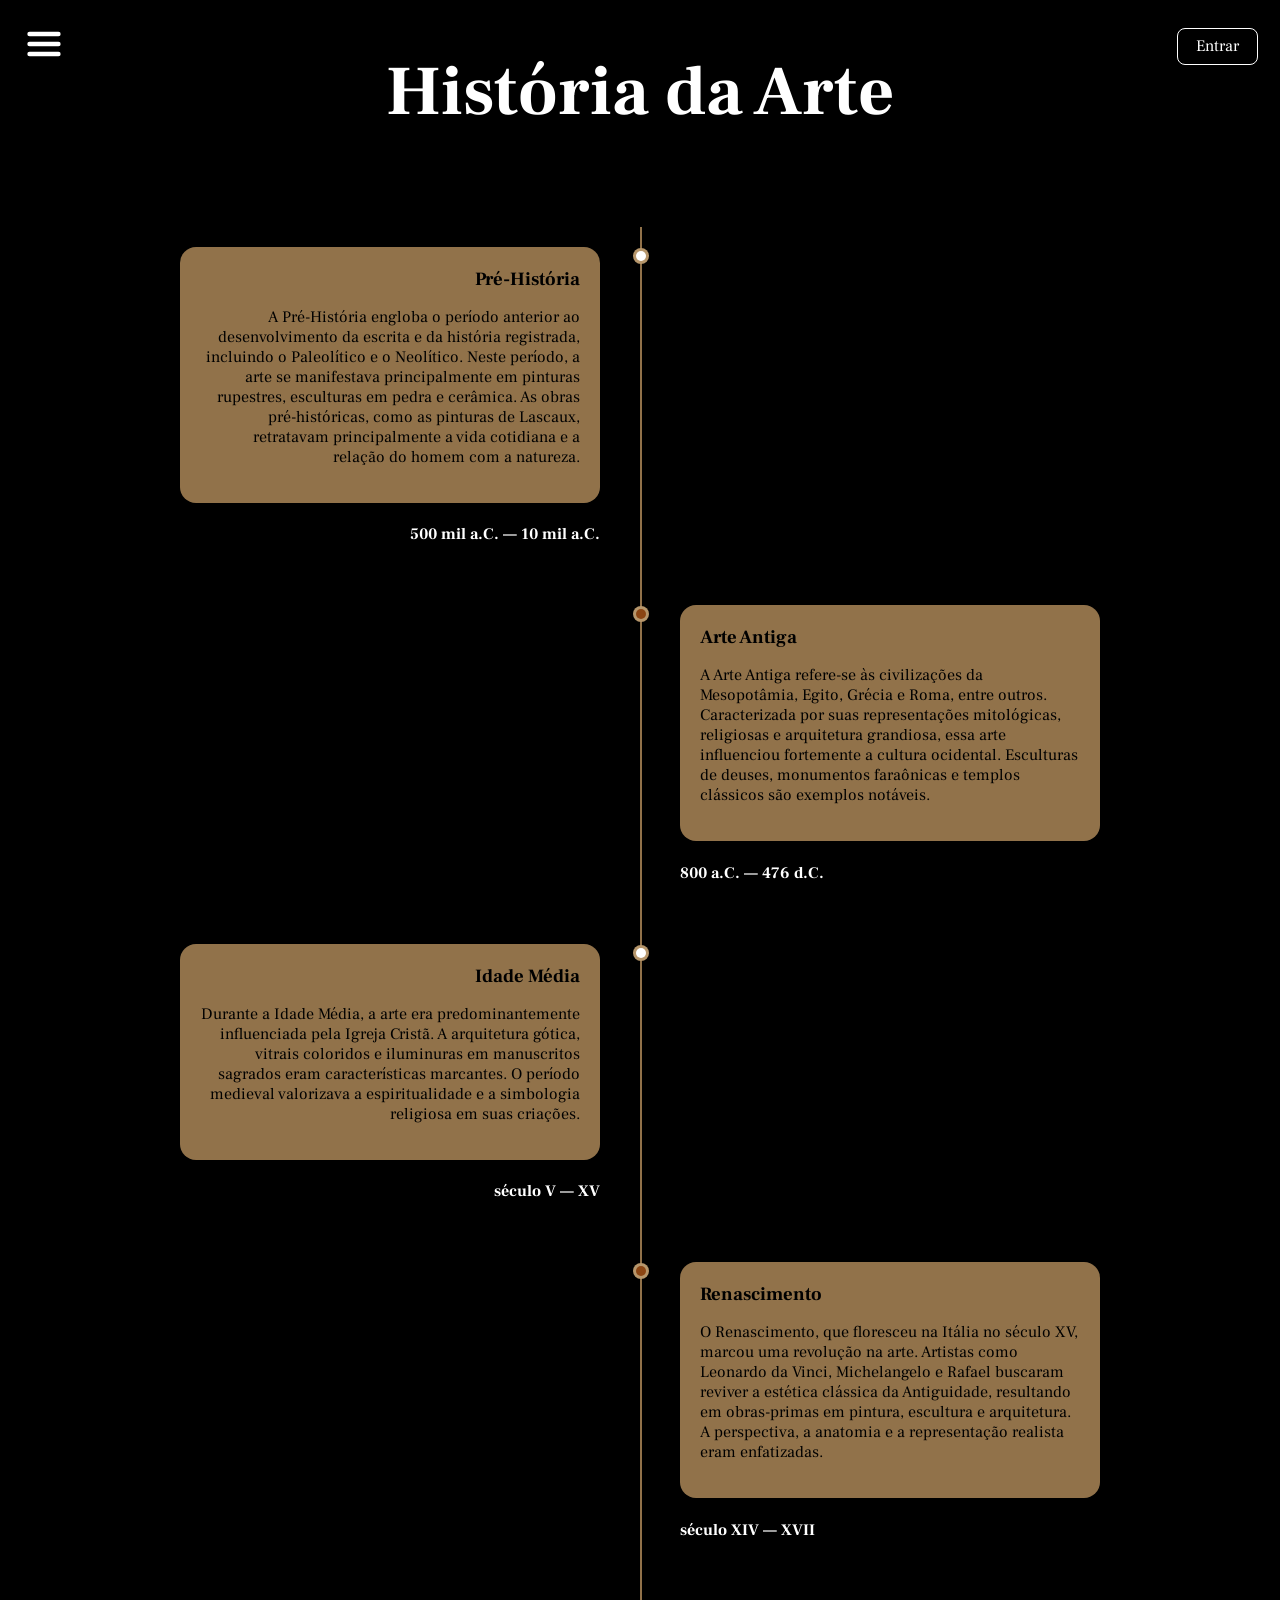
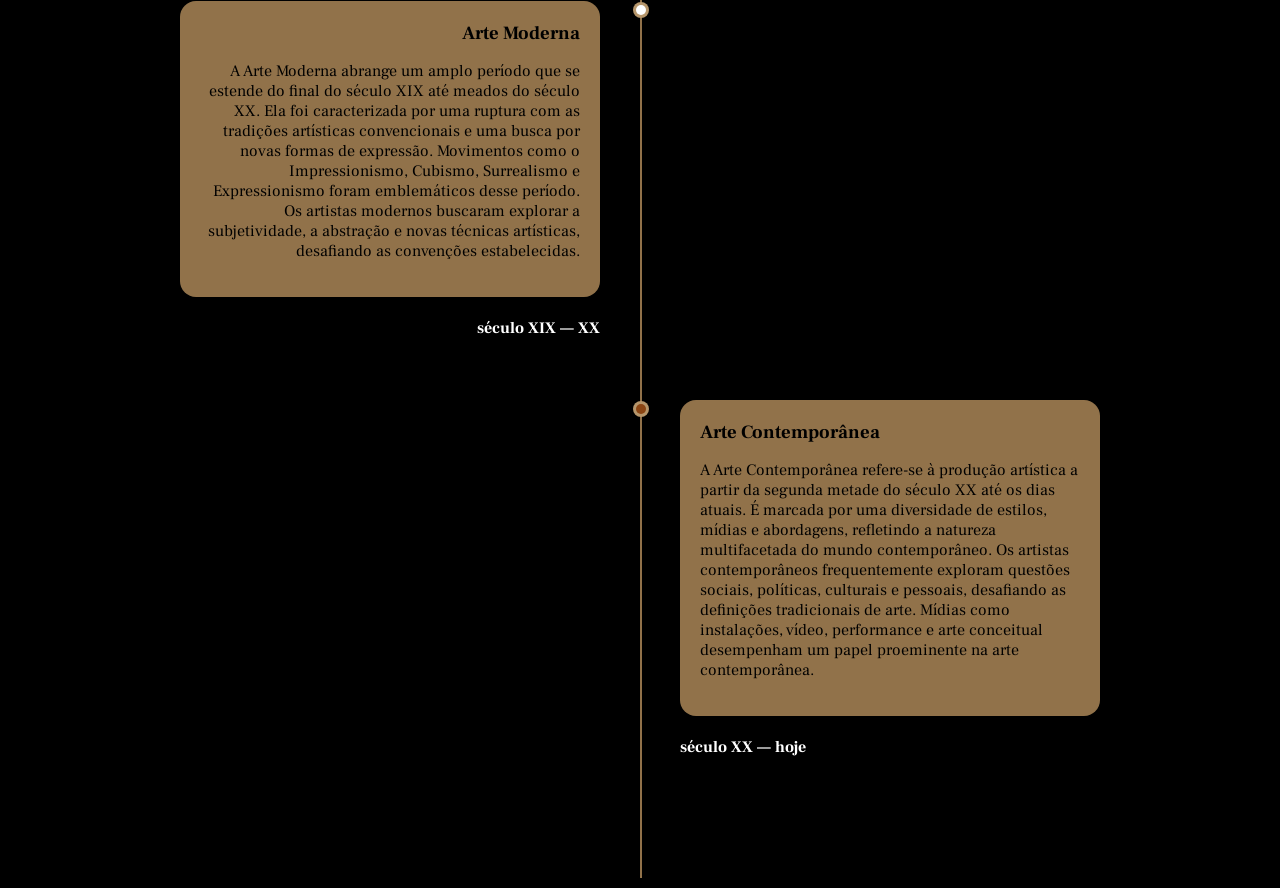
<file: index.html>
<!DOCTYPE html>
<html>
  <head>
    <meta charset="UTF-8" />
    <meta name="viewport" content="width=device-width, initial-scale=1.0" />
    <title>Timeline</title>
    <link rel="stylesheet" href="css/estilos.css" />
    <link rel="stylesheet" href="css/menu.css">
    <link rel="stylesheet" href="css/conta.css">
  </head>
  <body>
    <h1>História da Arte</h1>
    <button type="button" class="icon-menu" aria-label="Abrir menu" aria-expanded="false" aria-controls="menu"></button>
    <div class="menu" id="menu">
      <ul>
        <li><a href="index.html" data-text="time-line">TIME-LINE</a></li>
        <li><a href="html/quizz.html" data-text="quiz">QUIZ</a></li>
        <li><a href="html/cadastro.html" data-text="minha conta">MINHA CONTA</a></li>
      </ul>
    </div>
    <div class="timeline">
      <ul>
        <li>
          <div class="content">
            <h3>Pré-História</h3>
            <p>
              A Pré-História engloba o período anterior ao desenvolvimento da
              escrita e da história registrada, incluindo o Paleolítico e o
              Neolítico. Neste período, a arte se manifestava principalmente em
              pinturas rupestres, esculturas em pedra e cerâmica. As obras
              pré-históricas, como as pinturas de Lascaux, retratavam
              principalmente a vida cotidiana e a relação do homem com a
              natureza.
            </p>
          </div>
          <div class="time">
            <h4>500 mil a.C. — 10 mil a.C.</h4>
          </div>
        </li>
        <li>
          <div class="content">
            <h3>Arte Antiga</h3>
            <p>
              A Arte Antiga refere-se às civilizações da Mesopotâmia, Egito,
              Grécia e Roma, entre outros. Caracterizada por suas representações
              mitológicas, religiosas e arquitetura grandiosa, essa arte
              influenciou fortemente a cultura ocidental. Esculturas de deuses,
              monumentos faraônicas e templos clássicos são exemplos notáveis.
            </p>
          </div>
          <div class="time">
            <h4>800 a.C. — 476 d.C.</h4>
          </div>
        </li>
        <li>
          <div class="content">
            <h3>Idade Média</h3>
            <p>
              Durante a Idade Média, a arte era predominantemente influenciada
              pela Igreja Cristã. A arquitetura gótica, vitrais coloridos e
              iluminuras em manuscritos sagrados eram características marcantes.
              O período medieval valorizava a espiritualidade e a simbologia
              religiosa em suas criações.
            </p>
          </div>
          <div class="time">
            <h4>século V — XV</h4>
          </div>
        </li>
        <li>
          <div class="content">
            <h3>Renascimento</h3>
            <p>
              O Renascimento, que floresceu na Itália no século XV, marcou uma
              revolução na arte. Artistas como Leonardo da Vinci, Michelangelo e
              Rafael buscaram reviver a estética clássica da Antiguidade,
              resultando em obras-primas em pintura, escultura e arquitetura. A
              perspectiva, a anatomia e a representação realista eram
              enfatizadas.
            </p>
          </div>
          <div class="time">
            <h4>século XIV — XVII</h4>
          </div>
        </li>
        <li>
          <div class="content">
            <h3>Arte Moderna</h3>
            <p>
              A Arte Moderna abrange um amplo período que se estende do final do
              século XIX até meados do século XX. Ela foi caracterizada por uma
              ruptura com as tradições artísticas convencionais e uma busca por
              novas formas de expressão. Movimentos como o Impressionismo,
              Cubismo, Surrealismo e Expressionismo foram emblemáticos desse
              período. Os artistas modernos buscaram explorar a subjetividade, a
              abstração e novas técnicas artísticas, desafiando as convenções
              estabelecidas.
            </p>
          </div>
          <div class="time">
            <h4>século XIX — XX</h4>
          </div>
        </li>
        <li>
          <div class="content">
            <h3>Arte Contemporânea</h3>
            <p>
              A Arte Contemporânea refere-se à produção artística a partir da
              segunda metade do século XX até os dias atuais. É marcada por uma
              diversidade de estilos, mídias e abordagens, refletindo a natureza
              multifacetada do mundo contemporâneo. Os artistas contemporâneos
              frequentemente exploram questões sociais, políticas, culturais e
              pessoais, desafiando as definições tradicionais de arte. Mídias
              como instalações, vídeo, performance e arte conceitual desempenham
              um papel proeminente na arte contemporânea.
            </p>
          </div>
          <div class="time">
            <h4>século XX — hoje</h4>
          </div>
        </li>

        <div style="clear: both"></div>
      </ul>
    </div>
    <script src="js/conta.js" data-raiz=""></script>
    <script src="js/main.js"></script>
  </body>
</html>
</file>
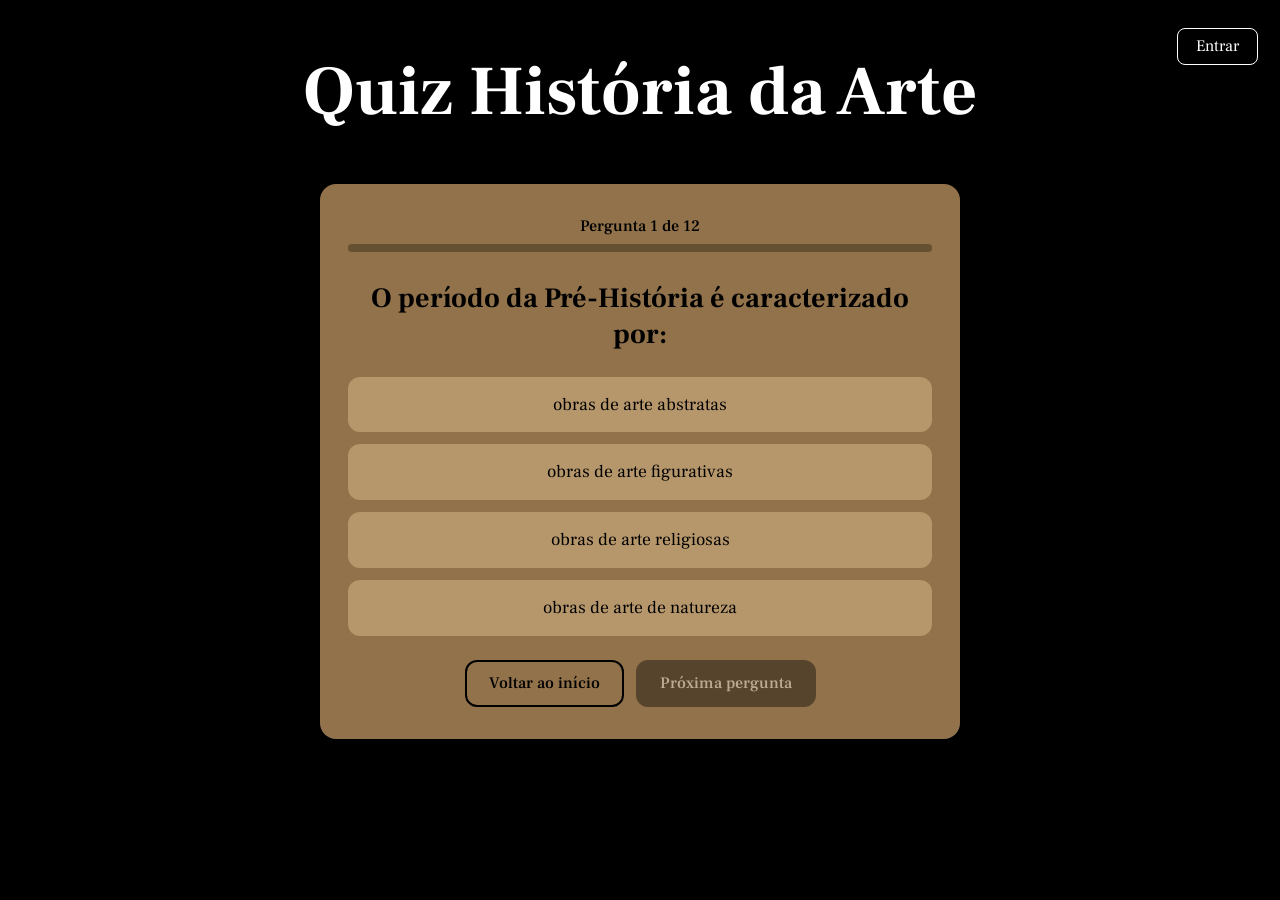
<file: html/quizz.html>
<!DOCTYPE html>
<html lang="pt-BR">
<head>
  <meta charset="UTF-8">
  <meta name="viewport" content="width=device-width, initial-scale=1.0">
  <title>Quiz – História da Arte</title>
  <link rel="stylesheet" href="../css/quizz.css">
  <link rel="stylesheet" href="../css/conta.css">
  <link rel="shortcut icon" href="../img/llogin (1).ico" type="image/x-icon">
</head>
<body>
  <h1>Quiz História da Arte</h1>

  <main class="quiz">
    <section id="tela-pergunta">
      <div class="progresso">
        <p id="contador">Pergunta 1 de 1</p>
        <div class="barra" role="progressbar" aria-label="Progresso do quiz" aria-valuemin="0" aria-valuemax="100" aria-valuenow="0">
          <span id="barra-preenchida"></span>
        </div>
      </div>

      <h2 id="enunciado" tabindex="-1"></h2>
      <div class="alternativas" id="alternativas" role="radiogroup" aria-labelledby="enunciado"></div>

      <p id="feedback" class="feedback" role="status" aria-live="polite" hidden></p>

      <div class="acoes">
        <a class="btn btn-secundario" href="../index.html">Voltar ao início</a>
        <button type="button" id="btn-proxima" class="btn btn-primario" disabled>Próxima pergunta</button>
      </div>
    </section>

    <section id="tela-resultado" hidden>
      <h2 id="titulo-resultado" tabindex="-1"></h2>
      <p id="texto-resultado" class="texto-resultado"></p>
      <div class="acoes">
        <a class="btn btn-secundario" href="../index.html">Voltar ao início</a>
        <button type="button" id="btn-refazer" class="btn btn-primario">Refazer o quiz</button>
      </div>
    </section>
  </main>

  <script src="../js/conta.js" data-raiz="../"></script>
  <script src="../js/quizz.js"></script>
</body>
</html>
</file>
<file: css/estilos.css>
@import url('https://fonts.googleapis.com/css2?family=Frank+Ruhl+Libre:wght@300&family=Playfair+Display:ital,wght@1,900&display=swap');

body {
  margin: 0;
  padding: 0;
  background-color: #000000; 
  font-family: 'Frank Ruhl Libre', sans-serif;

}

.timeline {
  position: relative;
  margin: 50px auto;
  padding: 40px 0;
  width: 80%; 
  max-width: 1000px;
  box-sizing: border-box;
}


h4{
  color: white;
}

.timeline:before {
  content: '';
  position: absolute;
  left: 50%;
  width: 2px;
  height: 100%;
  background: rgb(145, 114, 74); 
}

.timeline ul {
  margin: 0;
  padding: 0;
}

.timeline li {
  list-style: none;
  position: relative;
  width: 50%;
  padding: 20px 40px;
  box-sizing: border-box;
}

.timeline li:nth-child(odd) {
  float: left;
  text-align: right;
  clear: both;
}

.timeline li:nth-child(even) {
  float: right;
  text-align: left;
  clear: both;
}

.content {
  background-color: rgb(145, 114, 74); 
  padding: 20px;
  padding-bottom: 20px;
  border-radius: 16px;
}

.timeline li:nth-child(odd):before {
  content: '';
  position: absolute;
  top: 24px;
  right: -6px;
  width: 10px;
  height: 10px;
  background: white; 
  border-radius: 50%;
  box-shadow: 0 0 0 3px rgb(182, 150, 107);
}

.timeline li:nth-child(even):before {
  content: '';
  position: absolute;
  top: 24px;
  left: -4px;
  width: 10px;
  height: 10px;
  background: #8B4513;
  border-radius: 50%;
  box-shadow: 0 0 0 3px rgb(182, 150, 107); 
}

.timeline ul li h3 {
    margin: 0
}

h1{
  color: white;
  text-align: center;
  font-size: 70px;
}
</file>
<file: css/menu.css>
@import url('https://fonts.googleapis.com/css2?family=Poppins:wght@100;200;300;400;500;600;700;800;900&display=swap');

.icon-menu {
    position: fixed;
    top: 0;
    left: 0;
    width: 56px;
    height: 56px;
    margin: 16px;
    padding: 0;
    border: 0;
    background-color: transparent;
    background-image: url("data:image/svg+xml,%3Csvg xmlns='http://www.w3.org/2000/svg' viewBox='0 0 36 36'%3E%3Cg fill='white'%3E%3Crect x='3' y='7' width='30' height='4' rx='2'/%3E%3Crect x='3' y='16' width='30' height='4' rx='2'/%3E%3Crect x='3' y='25' width='30' height='4' rx='2'/%3E%3C/g%3E%3C/svg%3E");
    background-repeat: no-repeat;
    background-position: center;
    background-size: 40px;
    cursor: pointer;
    z-index: 2;
    filter: drop-shadow(0 1px 3px rgba(0, 0, 0, 0.55));
}

.icon-menu:focus-visible {
    outline: 2px solid white;
    outline-offset: 2px;
    border-radius: 8px;
}

.menu {
    position: fixed;
    top: 0;
    transform: translateX(-100%);
    height: 100vh;
    width: 300px;
    background-color: rgb(107, 85, 55);
    transition: transform 0.4s ease;
    padding-top: 100px;
    z-index: 1;
    padding-right: 20px;
}

.ativo {
    transform: translateX(0%);
}

menu * {
    font-family: 'Poppins', sans-serif;
}

.menu li {
    list-style-type: none;
    padding: 20px;
    cursor: pointer;
    border-radius: 8px;
}

.menu a {
    color: white;
    text-decoration: none;
}

.menu li:hover {
    background-color: rgba(255, 255, 255, 0.324);
}

@media (prefers-reduced-motion: reduce) {
    .menu {
        transition: none;
    }
}
</file>
<file: css/conta.css>
.conta {
    position: fixed;
    top: 22px;
    right: 16px;
    z-index: 2;
    display: flex;
    align-items: center;
    gap: 12px;
    padding: 6px 6px 6px 16px;
    background-color: rgba(0, 0, 0, 0.7);
    border-radius: 12px;
    font-family: 'Frank Ruhl Libre', serif;
    color: #fff;
}

.conta:not(:has(.conta-saudacao)) {
    padding: 6px;
}

.conta-saudacao {
    font-size: 1rem;
}

.conta-botao {
    display: inline-block;
    padding: 8px 18px;
    background-color: transparent;
    border: 1px solid #fff;
    border-radius: 8px;
    color: #fff;
    font-family: inherit;
    font-size: 1rem;
    line-height: 1.2;
    text-decoration: none;
    cursor: pointer;
    transition: background-color 0.15s;
}

.conta-botao:hover {
    background-color: rgba(255, 255, 255, 0.2);
}

.conta-botao:focus-visible {
    outline: 2px solid #fff;
    outline-offset: 2px;
}

@media (max-width: 600px) {
    .conta-saudacao {
        display: none;
    }

    .conta:has(.conta-saudacao) {
        padding: 6px;
    }

    body {
        padding-top: 72px;
    }
}
</file>
<file: css/quizz.css>
@import url('https://fonts.googleapis.com/css2?family=Frank+Ruhl+Libre:wght@300;400;500;700&display=swap');

:root {
  --preto: #000;
  --marrom: rgb(145, 114, 74);
  --areia: rgb(182, 150, 107);
  --areia-hover: rgb(196, 166, 124);
  --acerto: #4f7a5a;
  --erro: #8a4b45;
}

* {
  box-sizing: border-box;
}

body {
  margin: 0;
  min-height: 100vh;
  padding: 0 16px 48px;
  background-color: var(--preto);
  font-family: 'Frank Ruhl Libre', serif;
  display: flex;
  flex-direction: column;
  align-items: center;
}

h1 {
  color: #fff;
  text-align: center;
  font-size: clamp(2.4rem, 8vw, 4.375rem); 
  margin: 0.67em 0;
}

.quiz {
  width: 100%;
  max-width: 640px;
  padding: 32px 28px;
  background-color: var(--marrom);
  border-radius: 16px;
  text-align: center;
  color: #000;
}

.quiz [hidden] {
  display: none !important;
}

h2 {
  margin: 0;
  font-size: clamp(1.35rem, 3.6vw, 1.75rem);
  font-weight: 700;
  line-height: 1.3;
}

h2:focus {
  outline: none;
}

.progresso {
  margin-bottom: 28px;
}

#contador {
  margin: 0 0 8px;
  font-size: 1rem;
  font-weight: 500;
}

.barra {
  height: 8px;
  background-color: rgba(0, 0, 0, 0.3);
  border-radius: 999px;
  overflow: hidden;
}

#barra-preenchida {
  display: block;
  height: 100%;
  width: 0;
  background-color: #fff;
  border-radius: 999px;
  transition: width 0.3s ease;
}

.alternativas {
  display: grid;
  gap: 12px;
  margin: 24px 0;
}

.alternativa {
  display: block;
  cursor: pointer;
}

.alternativa input {
  position: absolute;
  opacity: 0;
  width: 1px;
  height: 1px;
}

.alternativa span {
  display: block;
  padding: 14px 18px;
  background-color: var(--areia);
  border: 2px solid transparent;
  border-radius: 12px;
  font-size: 1.1rem;
  line-height: 1.35;
  transition: background-color 0.15s, color 0.15s;
}

.alternativa:hover span {
  background-color: var(--areia-hover);
}

.alternativa input:checked + span {
  background-color: #000;
  color: #fff;
}

.alternativa input:focus-visible + span {
  outline: 3px solid #fff;
  outline-offset: 2px;
}

/* depois de responder */
.alternativas.travado .alternativa {
  cursor: default;
}

.alternativas.travado .alternativa:hover span {
  background-color: var(--areia);
}

.alternativas .alternativa input + span.correta {
  background-color: var(--acerto);
  color: #fff;
  border-color: #fff;
}

.alternativas .alternativa input + span.correta::before {
  content: "✓ ";
}

.alternativas .alternativa input + span.errada {
  background-color: var(--erro);
  color: #fff;
  border-color: #fff;
}

.alternativas .alternativa input + span.errada::before {
  content: "✗ ";
}

.alternativas.travado .alternativa input:not(:checked) + span:not(.correta) {
  opacity: 0.65;
}

.feedback {
  margin: 0 0 24px;
  padding: 14px 18px;
  background-color: #000;
  color: #fff;
  border-radius: 12px;
  font-size: 1.05rem;
  line-height: 1.5;
}

.feedback strong {
  display: block;
  margin-bottom: 4px;
  font-size: 1.15rem;
}

.acoes {
  display: flex;
  flex-wrap: wrap;
  justify-content: center;
  gap: 12px;
  margin-top: 24px;
}

.btn {
  display: inline-flex;
  align-items: center;
  justify-content: center;
  padding: 12px 22px;
  border: 2px solid #000;
  border-radius: 12px;
  font-family: inherit;
  font-size: 1rem;
  font-weight: 500;
  line-height: 1.2;
  text-decoration: none;
  cursor: pointer;
  transition: background-color 0.15s, color 0.15s, opacity 0.15s;
}

.btn-primario {
  background-color: #000;
  color: #fff;
}

.btn-primario:hover:not(:disabled) {
  background-color: #2b2b2b;
}

.btn-secundario {
  background-color: transparent;
  color: #000;
}

.btn-secundario:hover:not(:disabled) {
  background-color: rgba(0, 0, 0, 0.14);
}

.btn:focus-visible {
  outline: 3px solid #fff;
  outline-offset: 2px;
}

.btn:disabled {
  opacity: 0.4;
  cursor: not-allowed;
}

.texto-resultado {
  margin: 16px 0 8px;
  font-size: 1.15rem;
  line-height: 1.5;
}

@media (max-width: 520px) {
  .quiz {
    padding: 24px 18px;
  }

  .acoes .btn {
    flex: 1 1 100%;
  }
}

@media (prefers-reduced-motion: reduce) {
  * {
    transition: none !important;
  }
}
</file>
